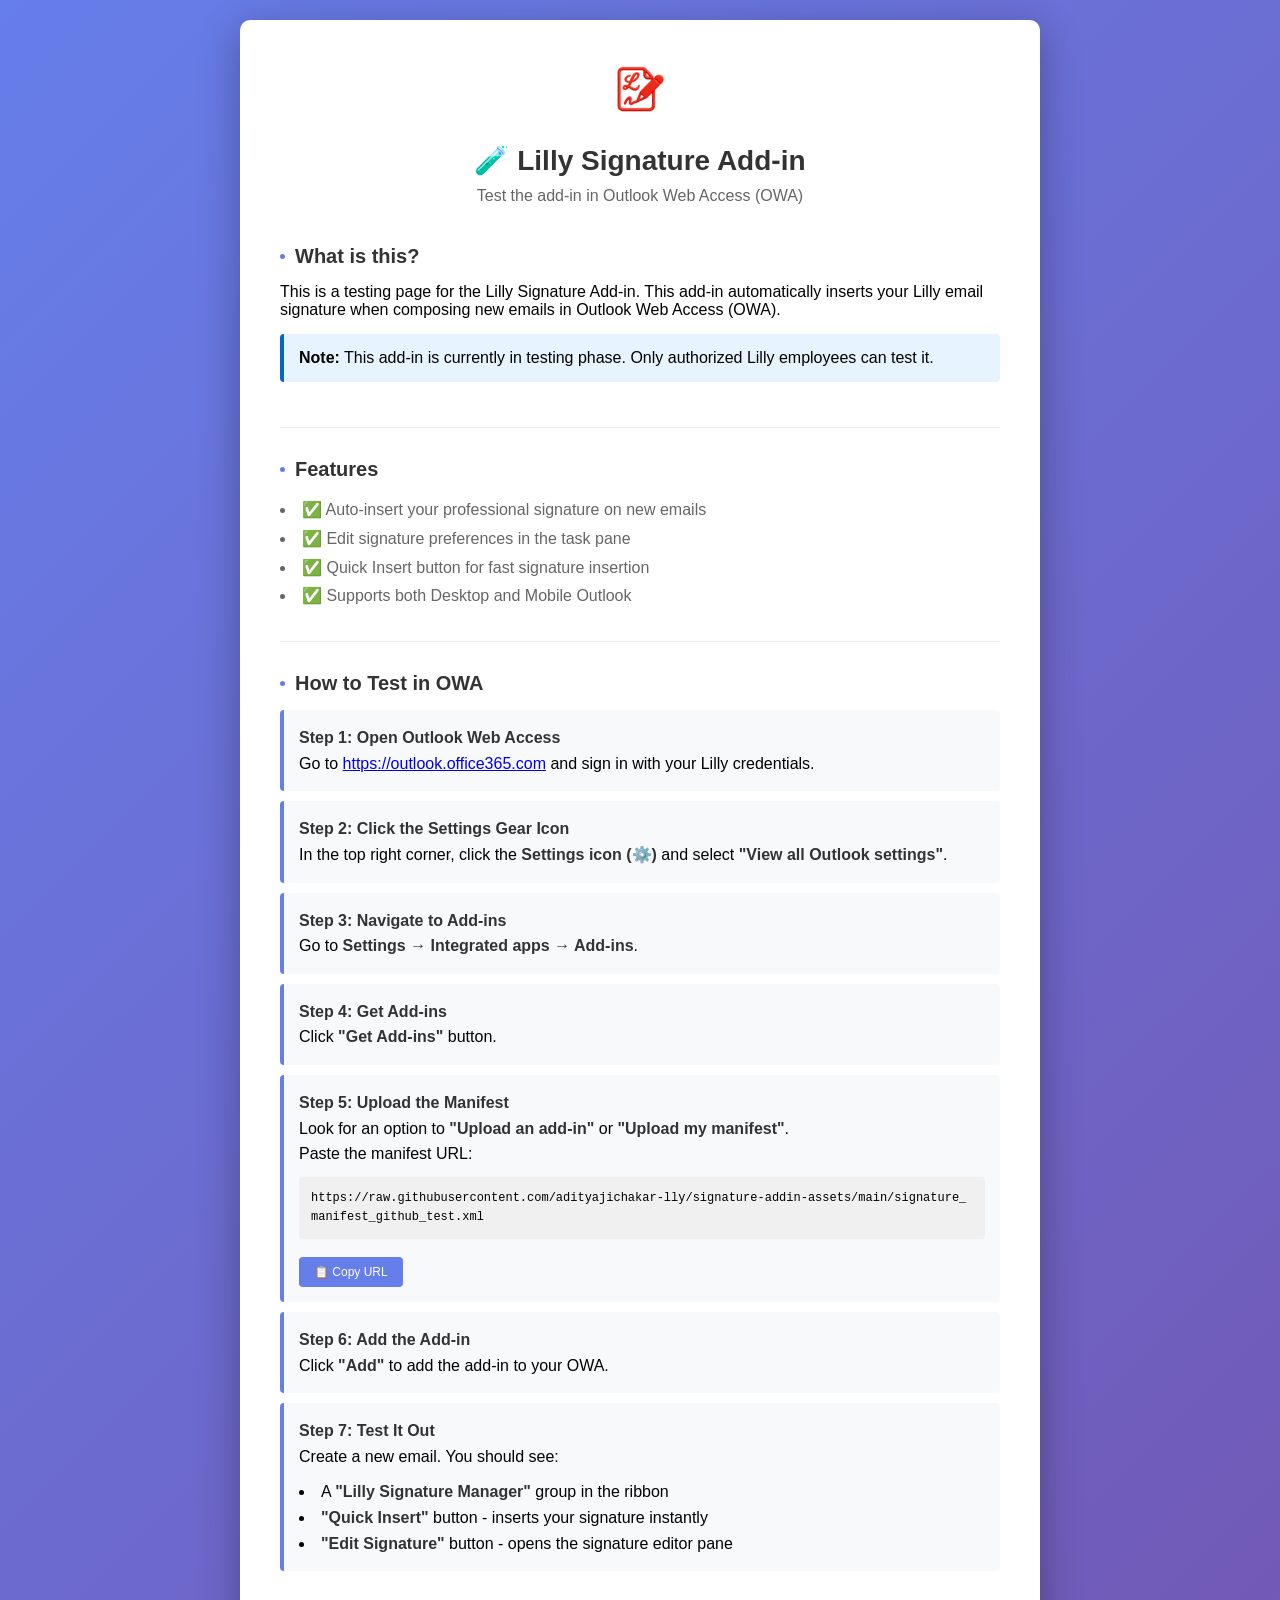
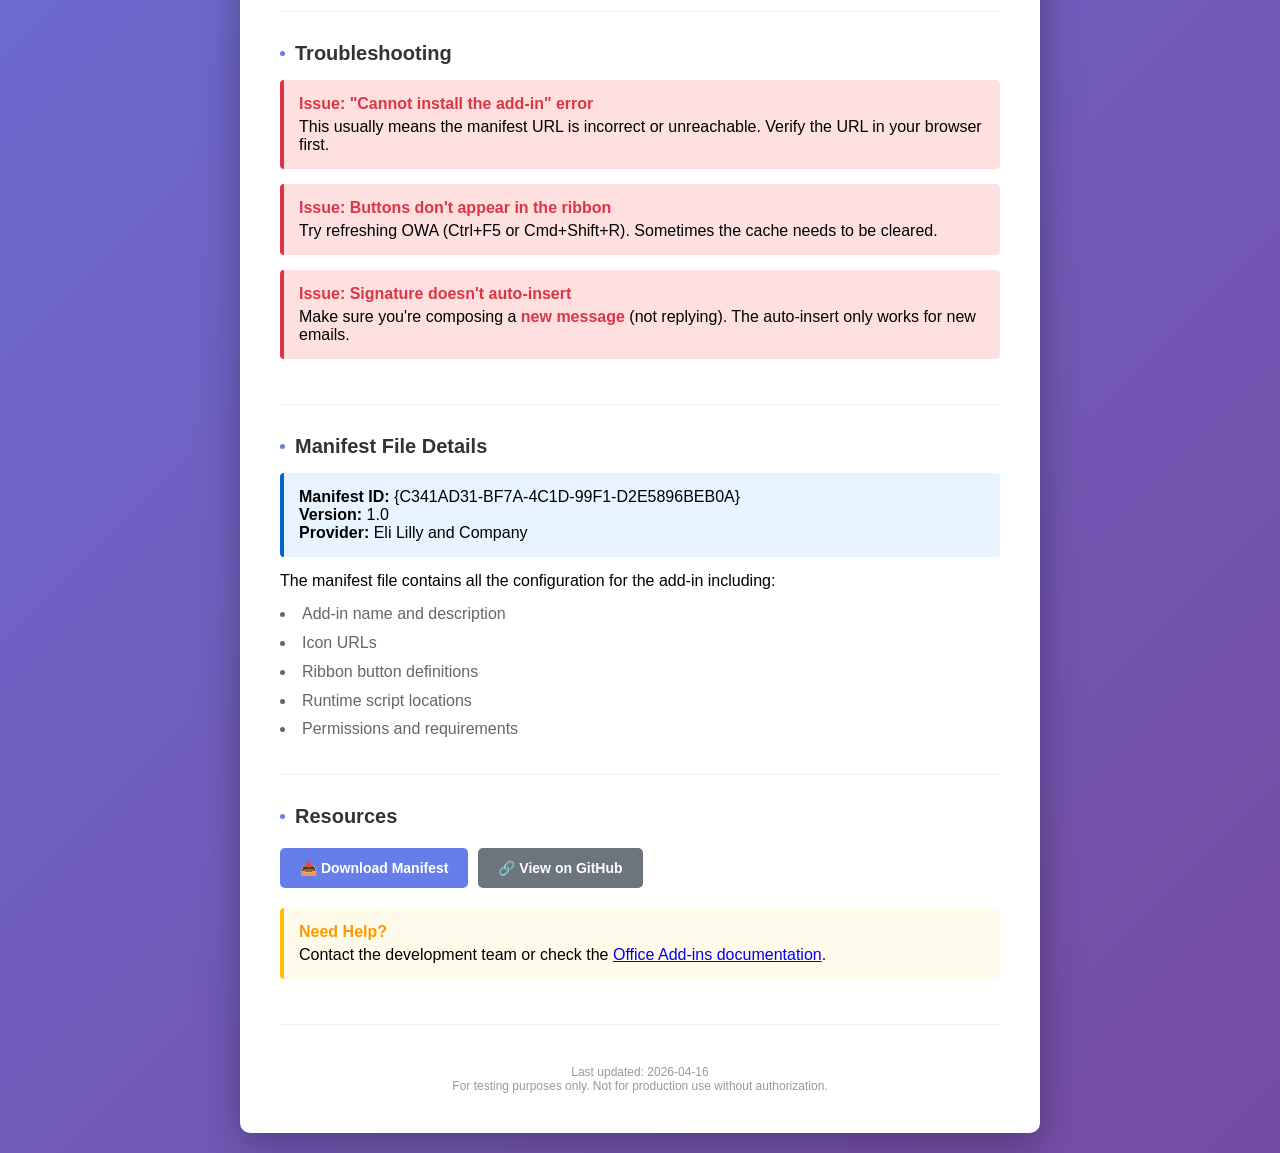
<file: index.html>
<!DOCTYPE html>
<html lang="en">
<head>
    <meta charset="UTF-8">
    <meta name="viewport" content="width=device-width, initial-scale=1.0">
    <title>Lilly Signature Add-in - OWA Test</title>
    <style>
        * {
            margin: 0;
            padding: 0;
            box-sizing: border-box;
        }
        body {
            font-family: 'Segoe UI', Tahoma, Geneva, Verdana, sans-serif;
            background: linear-gradient(135deg, #667eea 0%, #764ba2 100%);
            min-height: 100vh;
            display: flex;
            align-items: center;
            justify-content: center;
            padding: 20px;
        }
        .container {
            background: white;
            border-radius: 10px;
            box-shadow: 0 10px 40px rgba(0, 0, 0, 0.3);
            max-width: 800px;
            width: 100%;
            padding: 40px;
        }
        .header {
            text-align: center;
            margin-bottom: 40px;
        }
        .header h1 {
            color: #333;
            margin-bottom: 10px;
            font-size: 28px;
        }
        .header p {
            color: #666;
            font-size: 16px;
        }
        .logo {
            width: 60px;
            height: 60px;
            margin-bottom: 20px;
        }
        .section {
            margin-bottom: 30px;
            padding-bottom: 30px;
            border-bottom: 1px solid #eee;
        }
        .section:last-child {
            border-bottom: none;
        }
        .section h2 {
            color: #333;
            font-size: 20px;
            margin-bottom: 15px;
            display: flex;
            align-items: center;
        }
        .section h2::before {
            content: '';
            display: inline-block;
            width: 5px;
            height: 5px;
            background: #667eea;
            border-radius: 50%;
            margin-right: 10px;
        }
        .step {
            background: #f8f9fa;
            padding: 15px;
            margin: 10px 0;
            border-left: 4px solid #667eea;
            border-radius: 4px;
            line-height: 1.6;
        }
        .step strong {
            color: #333;
        }
        .code-block {
            background: #2d2d2d;
            color: #f8f8f2;
            padding: 15px;
            border-radius: 5px;
            overflow-x: auto;
            font-family: 'Courier New', monospace;
            font-size: 13px;
            margin: 10px 0;
            line-height: 1.5;
        }
        .copy-btn {
            background: #667eea;
            color: white;
            border: none;
            padding: 8px 15px;
            border-radius: 4px;
            cursor: pointer;
            font-size: 12px;
            margin-top: 8px;
        }
        .copy-btn:hover {
            background: #764ba2;
        }
        .note {
            background: #fffbea;
            border-left: 4px solid #ffc107;
            padding: 15px;
            margin: 15px 0;
            border-radius: 4px;
        }
        .note strong {
            color: #ff9800;
        }
        .warning {
            background: #ffe0e0;
            border-left: 4px solid #dc3545;
            padding: 15px;
            margin: 15px 0;
            border-radius: 4px;
        }
        .warning strong {
            color: #dc3545;
        }
        .button-group {
            display: flex;
            gap: 10px;
            margin: 20px 0;
            flex-wrap: wrap;
        }
        .btn {
            padding: 12px 20px;
            border: none;
            border-radius: 5px;
            cursor: pointer;
            font-size: 14px;
            font-weight: 600;
            transition: all 0.3s ease;
            text-decoration: none;
            display: inline-block;
        }
        .btn-primary {
            background: #667eea;
            color: white;
        }
        .btn-primary:hover {
            background: #764ba2;
            transform: translateY(-2px);
            box-shadow: 0 5px 15px rgba(102, 126, 234, 0.4);
        }
        .btn-secondary {
            background: #6c757d;
            color: white;
        }
        .btn-secondary:hover {
            background: #5a6268;
        }
        .manifest-url {
            background: #f0f0f0;
            padding: 12px;
            border-radius: 4px;
            font-family: monospace;
            word-break: break-all;
            margin: 10px 0;
            font-size: 12px;
        }
        .success {
            color: #28a745;
            font-weight: 600;
        }
        .info-box {
            background: #e7f3ff;
            border-left: 4px solid #0066cc;
            padding: 15px;
            margin: 15px 0;
            border-radius: 4px;
        }
    </style>
</head>
<body>
    <div class="container">
        <div class="header">
            <img src="assets/final_logo_86x86.png" alt="Lilly Logo" class="logo">
            <h1>🧪 Lilly Signature Add-in</h1>
            <p>Test the add-in in Outlook Web Access (OWA)</p>
        </div>

        <div class="section">
            <h2>What is this?</h2>
            <p>This is a testing page for the Lilly Signature Add-in. This add-in automatically inserts your Lilly email signature when composing new emails in Outlook Web Access (OWA).</p>
            <div class="info-box">
                <strong>Note:</strong> This add-in is currently in testing phase. Only authorized Lilly employees can test it.
            </div>
        </div>

        <div class="section">
            <h2>Features</h2>
            <ul style="list-style-position: inside; line-height: 1.8; color: #666;">
                <li>✅ Auto-insert your professional signature on new emails</li>
                <li>✅ Edit signature preferences in the task pane</li>
                <li>✅ Quick Insert button for fast signature insertion</li>
                <li>✅ Supports both Desktop and Mobile Outlook</li>
            </ul>
        </div>

        <div class="section">
            <h2>How to Test in OWA</h2>

            <div class="step">
                <strong>Step 1: Open Outlook Web Access</strong>
                <p>Go to <a href="https://outlook.office365.com" target="_blank">https://outlook.office365.com</a> and sign in with your Lilly credentials.</p>
            </div>

            <div class="step">
                <strong>Step 2: Click the Settings Gear Icon</strong>
                <p>In the top right corner, click the <strong>Settings icon (⚙️)</strong> and select <strong>"View all Outlook settings"</strong>.</p>
            </div>

            <div class="step">
                <strong>Step 3: Navigate to Add-ins</strong>
                <p>Go to <strong>Settings → Integrated apps → Add-ins</strong>.</p>
            </div>

            <div class="step">
                <strong>Step 4: Get Add-ins</strong>
                <p>Click <strong>"Get Add-ins"</strong> button.</p>
            </div>

            <div class="step">
                <strong>Step 5: Upload the Manifest</strong>
                <p>Look for an option to <strong>"Upload an add-in"</strong> or <strong>"Upload my manifest"</strong>.</p>
                <p>Paste the manifest URL:</p>
                <div class="manifest-url" id="manifestUrl">
                    https://raw.githubusercontent.com/adityajichakar-lly/signature-addin-assets/main/signature_manifest_github_test.xml
                </div>
                <button class="copy-btn" onclick="copyManifestUrl()">📋 Copy URL</button>
            </div>

            <div class="step">
                <strong>Step 6: Add the Add-in</strong>
                <p>Click <strong>"Add"</strong> to add the add-in to your OWA.</p>
            </div>

            <div class="step">
                <strong>Step 7: Test It Out</strong>
                <p>Create a new email. You should see:</p>
                <ul style="list-style-position: inside; margin-top: 10px; line-height: 1.6;">
                    <li>A <strong>"Lilly Signature Manager"</strong> group in the ribbon</li>
                    <li><strong>"Quick Insert"</strong> button - inserts your signature instantly</li>
                    <li><strong>"Edit Signature"</strong> button - opens the signature editor pane</li>
                </ul>
            </div>
        </div>

        <div class="section">
            <h2>Troubleshooting</h2>

            <div class="warning">
                <strong>Issue: "Cannot install the add-in" error</strong>
                <p style="margin-top: 5px;">This usually means the manifest URL is incorrect or unreachable. Verify the URL in your browser first.</p>
            </div>

            <div class="warning">
                <strong>Issue: Buttons don't appear in the ribbon</strong>
                <p style="margin-top: 5px;">Try refreshing OWA (Ctrl+F5 or Cmd+Shift+R). Sometimes the cache needs to be cleared.</p>
            </div>

            <div class="warning">
                <strong>Issue: Signature doesn't auto-insert</strong>
                <p style="margin-top: 5px;">Make sure you're composing a <strong>new message</strong> (not replying). The auto-insert only works for new emails.</p>
            </div>
        </div>

        <div class="section">
            <h2>Manifest File Details</h2>

            <div class="info-box">
                <strong>Manifest ID:</strong> {C341AD31-BF7A-4C1D-99F1-D2E5896BEB0A}
                <br><strong>Version:</strong> 1.0
                <br><strong>Provider:</strong> Eli Lilly and Company
            </div>

            <p>The manifest file contains all the configuration for the add-in including:</p>
            <ul style="list-style-position: inside; line-height: 1.8; color: #666; margin-top: 10px;">
                <li>Add-in name and description</li>
                <li>Icon URLs</li>
                <li>Ribbon button definitions</li>
                <li>Runtime script locations</li>
                <li>Permissions and requirements</li>
            </ul>
        </div>

        <div class="section">
            <h2>Resources</h2>

            <div class="button-group">
                <a href="signature_manifest_github_test.xml" class="btn btn-primary" download>📥 Download Manifest</a>
                <a href="https://github.com/adityajichakar-lly/signature-addin-assets" class="btn btn-secondary" target="_blank">🔗 View on GitHub</a>
            </div>

            <div class="note">
                <strong>Need Help?</strong>
                <p style="margin-top: 5px;">Contact the development team or check the <a href="https://learn.microsoft.com/office/dev/add-ins/outlook/" target="_blank">Office Add-ins documentation</a>.</p>
            </div>
        </div>

        <div style="text-align: center; margin-top: 40px; color: #999; font-size: 12px;">
            <p>Last updated: 2026-04-16</p>
            <p>For testing purposes only. Not for production use without authorization.</p>
        </div>
    </div>

    <script>
        function copyManifestUrl() {
            const url = document.getElementById('manifestUrl').textContent;
            navigator.clipboard.writeText(url).then(() => {
                alert('Manifest URL copied to clipboard!');
            }).catch(() => {
                alert('Failed to copy. Please copy manually.');
            });
        }
    </script>
</body>
</html>
</file>
